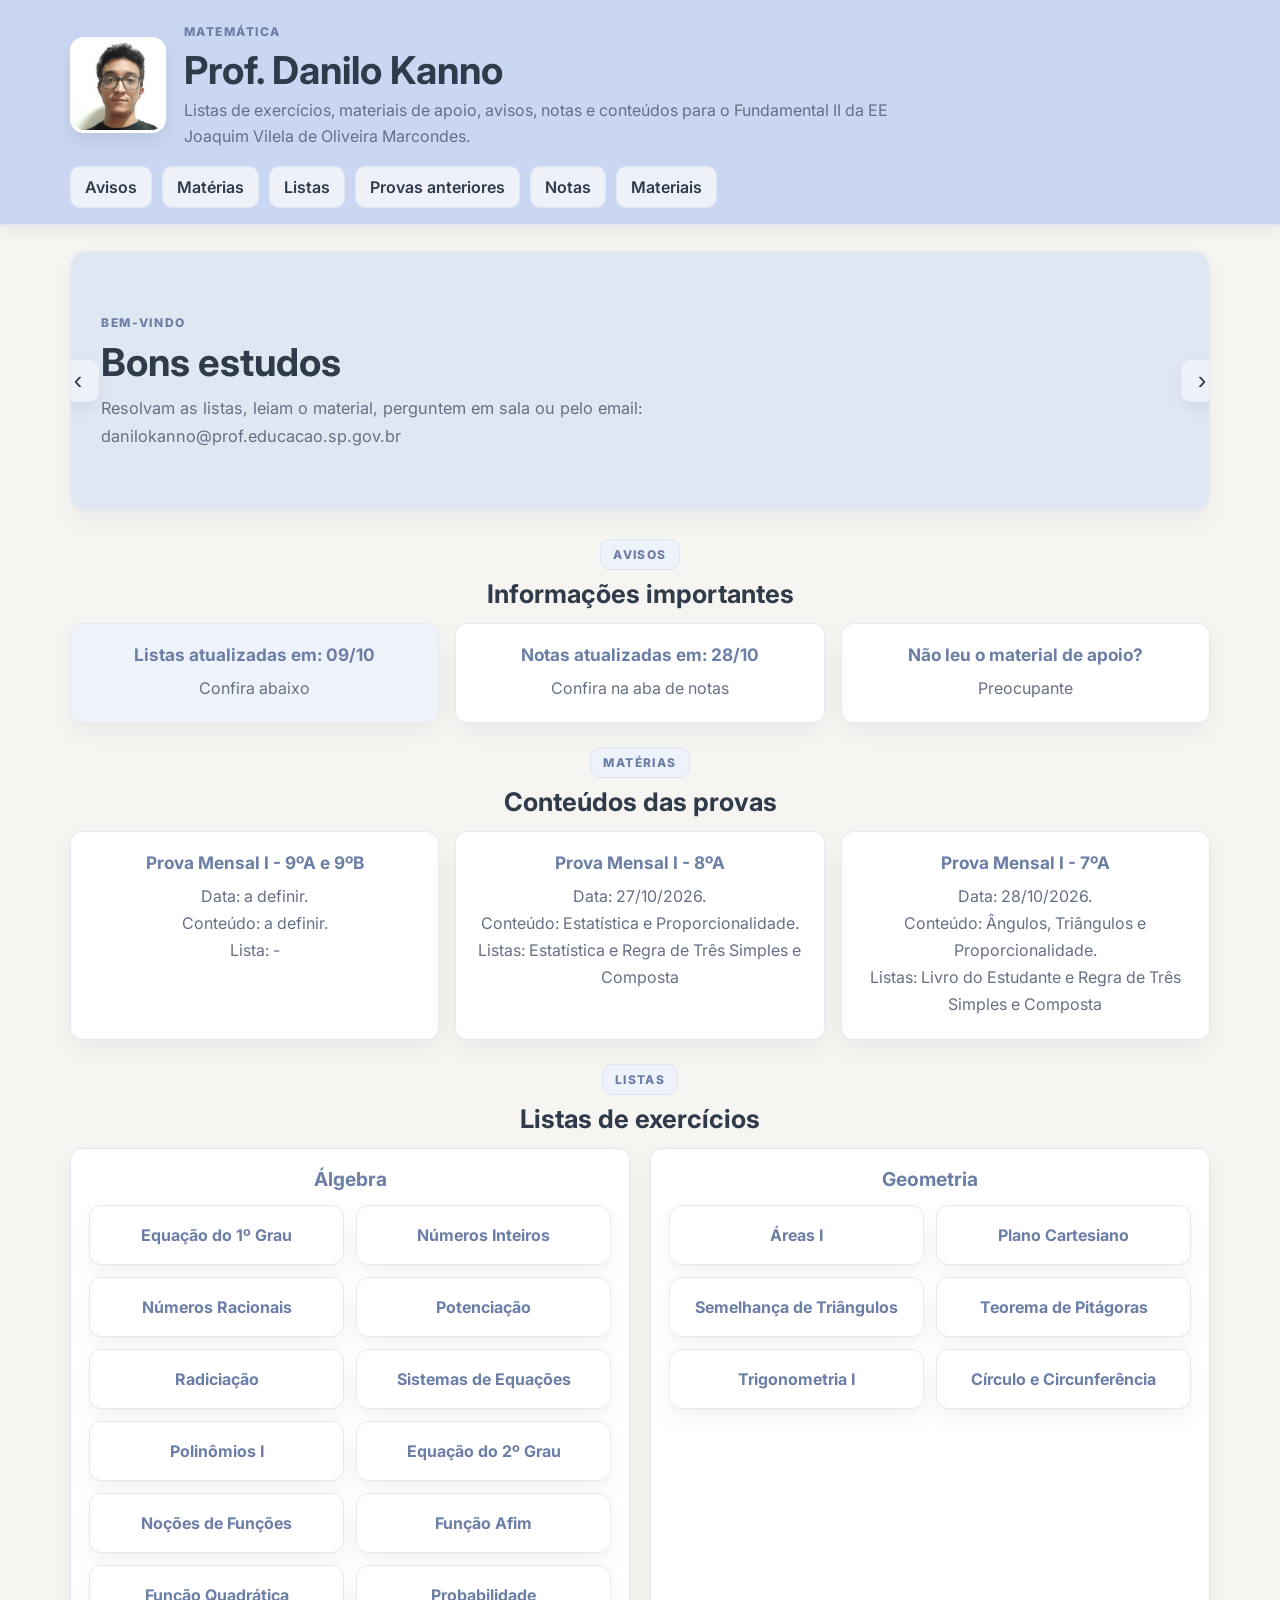
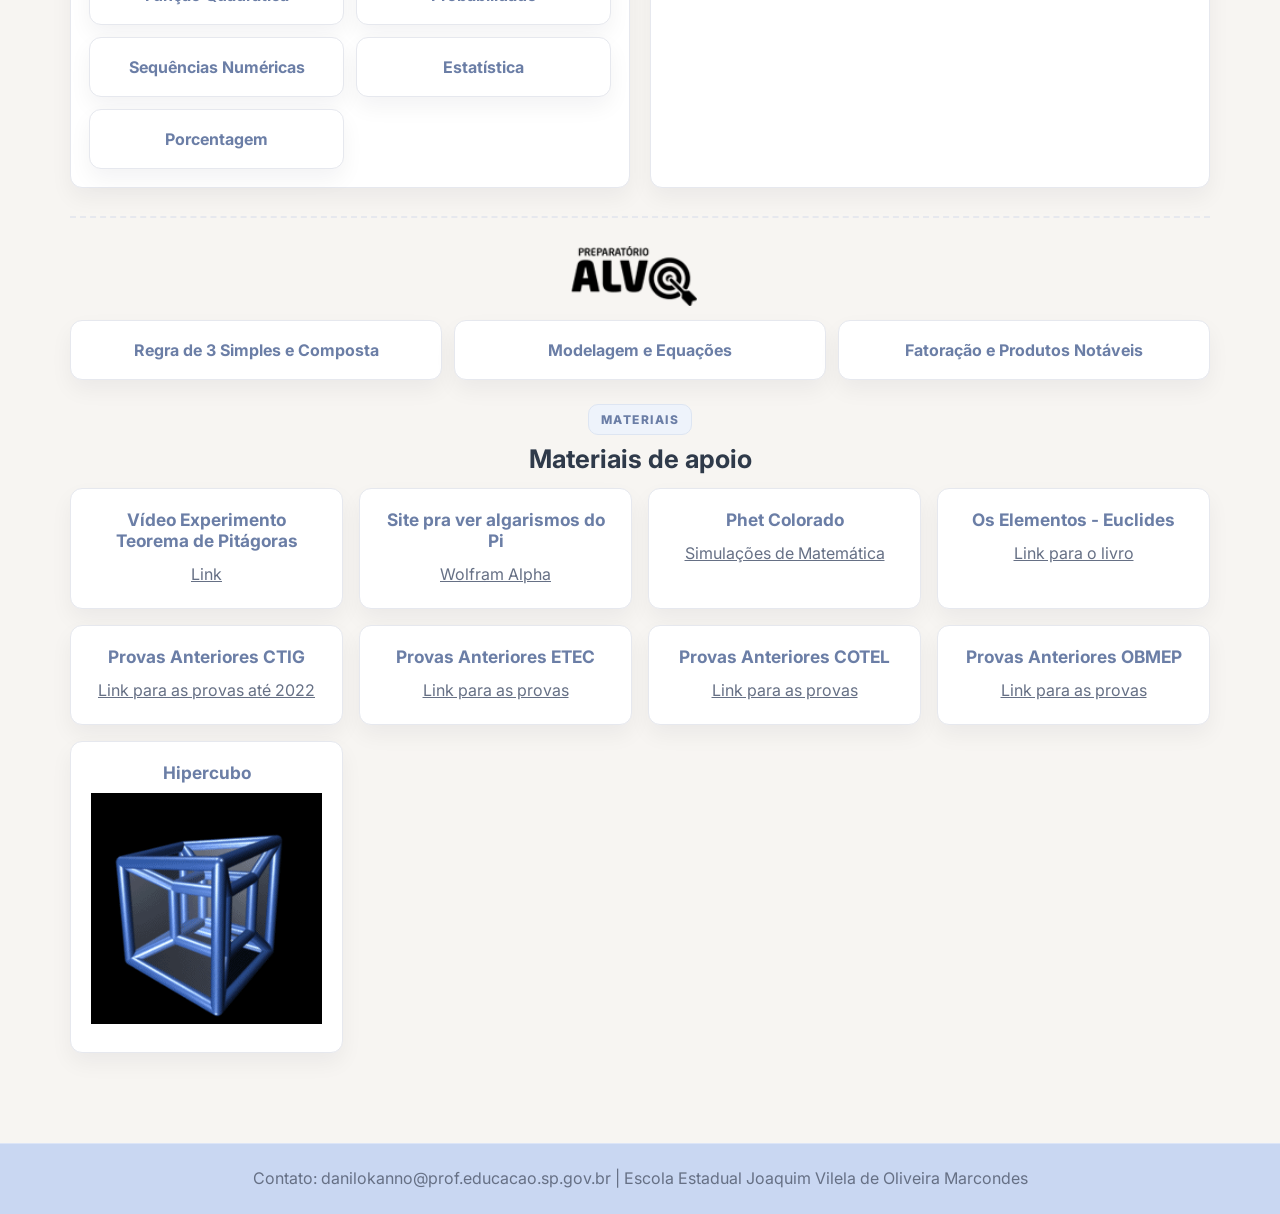
<file: index.html>
<!DOCTYPE html>
<html lang="pt-BR">
<head>
  <meta charset="UTF-8" />
  <meta name="viewport" content="width=device-width, initial-scale=1.0" />
  <title>Prof. Danilo Kanno - Matemática</title>
  <link rel="preconnect" href="https://fonts.googleapis.com">
  <link rel="preconnect" href="https://fonts.gstatic.com" crossorigin>
  <link href="https://fonts.googleapis.com/css2?family=Inter:wght@400;500;600;700;800&display=swap" rel="stylesheet">
  <link rel="stylesheet" href="css/style.css" />
</head>

<!-- Google tag (gtag.js) -->
<script async src="https://www.googletagmanager.com/gtag/js?id=G-RP2ZY6Y26R"></script>
<script>
  window.dataLayer = window.dataLayer || [];
  function gtag(){dataLayer.push(arguments);}
  gtag('js', new Date());

  gtag('config', 'G-RP2ZY6Y26R');
</script>

<body>
  <header class="topo">
    <div class="topo-inner">
      <div class="perfil">
        <img src="imagens/foto-professor.jpg" alt="Foto do Professor Danilo Kanno" class="foto-perfil">
        <div class="perfil-texto">
          <span class="tag">Matemática</span>
          <h1>Prof. Danilo Kanno</h1>
          <p>Listas de exercícios, materiais de apoio, avisos, notas e conteúdos para o Fundamental II da EE Joaquim Vilela de Oliveira Marcondes.</p>
        </div>
      </div>

      <nav class="menu">
        <a href="#avisos">Avisos</a>
        <a href="#provas">Matérias</a>
        <a href="#listas">Listas</a>
        <a href="provas.html">Provas anteriores</a>
        <a href="notas.html">Notas</a>
        <a href="#materiais">Materiais</a>
      </nav>
    </div>
  </header>

  <main class="container">
    <section class="hero">
      <div class="hero-slide active">
        <div>
          <span class="hero-kicker">Bem-vindo</span>
          <h2>Bons estudos</h2>
          <p>Resolvam as listas, leiam o material, perguntem em sala ou pelo email: danilokanno@prof.educacao.sp.gov.br</p>
        </div>
      </div>

      <div class="hero-slide">
        <div>
          <span class="hero-kicker">Avisos</span>
          <h2>Provas anteriores atualizadas</h2>
          <p>Confira na página "provas anteriores"</p>
        </div>
      </div>

      <div class="hero-slide">
        <div>
          <span class="hero-kicker">Notas</span>
          <h2>Médias finais do segundo bimestre fechadas</h2>
          <p>Confira na aba de notas</p>
        </div>
      </div>

      <button class="hero-btn hero-btn-prev" id="prevSlide" aria-label="Slide anterior">‹</button>
      <button class="hero-btn hero-btn-next" id="nextSlide" aria-label="Próximo slide">›</button>
    </section>

    <section id="avisos" class="secao">
      <div class="secao-cabecalho">
        <span class="tag secao-tag">Avisos</span>
        <h2>Informações importantes</h2>
      </div>

      <div class="grid-cards">
        <article class="card destaque">
          <h3>Listas atualizadas em: 09/10</h3>
          <p>Confira abaixo</p>
        </article>

        <article class="card">
          <h3>Notas atualizadas em: 28/10</h3>
          <p>Confira na aba de notas</p>
        </article>
        
        <article class="card">
          <h3>Não leu o material de apoio?</h3>
          <p>Preocupante</p>
        </article>
      </div>
    </section>

    
    <section id="provas" class="secao">
      <div class="secao-cabecalho">
        <span class="tag secao-tag">Matérias</span>
        <h2>Conteúdos das provas</h2>
      </div>

      <div class="grid-cards">
        <article class="card">
          <h3>Prova Mensal I - 9ºA e 9ºB</h3>
          <p>Data: a definir.</p>
          <p>Conteúdo: a definir.</p>
          <p>Lista: - </p>
        </article>

        <article class="card">
          <h3>Prova Mensal I - 8ºA</h3>
          <p>Data: 27/10/2026.</p>
          <p>Conteúdo: Estatística e Proporcionalidade.</p>
          <p>Listas: Estatística e Regra de Três Simples e Composta</p>
        </article>

        <article class="card">
          <h3>Prova Mensal I - 7ºA</h3>
          <p>Data: 28/10/2026.</p>
          <p>Conteúdo: Ângulos, Triângulos e Proporcionalidade.</p>
          <p>Listas: Livro do Estudante e Regra de Três Simples e Composta</p>
        </article>
      </div>
    </section>

    <section id="listas" class="secao">
  <div class="secao-cabecalho">
    <span class="tag secao-tag">Listas</span>
    <h2>Listas de exercícios</h2>
  </div>

  <div class="listas-duas-colunas">
    <div class="lista-coluna">
      <h3>Álgebra</h3>
      <div class="grid-listas">
        <a class="lista-item" href="Listas/Equação_do_1º_Grau.pdf" target="_blank">Equação do 1º Grau</a>
        <a class="lista-item" href="Listas/Números_Inteiros.pdf" target="_blank">Números Inteiros</a>
        <a class="lista-item" href="Listas/Números_Racionais2.pdf" target="_blank">Números Racionais</a>
        <a class="lista-item" href="Listas/Potenciação.pdf" target="_blank">Potenciação</a>
        <a class="lista-item" href="Listas/Radiciação.pdf" target="_blank">Radiciação</a>
        <a class="lista-item" href="Listas/Sistemas_de_Equações.pdf" target="_blank">Sistemas de Equações</a>
        <a class="lista-item" href="Listas/Polinômios___I.pdf" target="_blank">Polinômios I</a>
        <a class="lista-item" href="Listas/Equação_do_2º_Grau.pdf" target="_blank">Equação do 2º Grau</a>
        <a class="lista-item" href="Listas/Noções_de_Funções.pdf" target="_blank">Noções de Funções</a>
        <a class="lista-item" href="Listas/Função_Afim.pdf" target="_blank">Função Afim</a>
        <a class="lista-item" href="Listas/Função_Quadrática.pdf" target="_blank">Função Quadrática</a>
        <a class="lista-item" href="Listas/Probabilidade.pdf" target="_blank">Probabilidade</a>
        <a class="lista-item" href="Listas/Sequências_Numéricas.pdf" target="_blank">Sequências Numéricas</a>
        <a class="lista-item" href="Listas/Estatística.pdf" target="_blank">Estatística</a>
        <a class="lista-item" href="Listas/Porcentagem.pdf" target="_blank">Porcentagem</a>
        
      </div>
    </div>

    <div class="lista-coluna">
      <h3>Geometria</h3>
      <div class="grid-listas">
        <a class="lista-item" href="Listas/Áreas_I.pdf" target="_blank">Áreas I</a>
        <a class="lista-item" href="Listas/Plano_Cartesiano.pdf" target="_blank">Plano Cartesiano</a>
        <a class="lista-item" href="Listas/Semelhança_de_Triângulos.pdf" target="_blank">Semelhança de Triângulos</a>
        <a class="lista-item" href="Listas/Teorema_de_Pitágoras.pdf" target="_blank">Teorema de Pitágoras</a>
        <a class="lista-item" href="Listas/Trigonometria_I.pdf" target="_blank">Trigonometria I</a>
        <a class="lista-item" href="Listas/Círculo_e_Circunferência.pdf" target="_blank">Círculo e Circunferência</a>
      </div>
    </div>
  </div>

  <!-- Divisória -->
  <hr class="listas-divisoria">

  <!-- Curso Alvo -->
  <div class="listas-grupo">
    <div class="listas-alvo-header">
      <img src="imagens/logoalvo.png" alt="Curso Alvo" class="logo-alvo-mini">
      <h3 class="listas-subtitulo"></h3>
    </div>
    <div class="grid-listas">
      <a class="lista-item" href="curso-alvo/Alvo___Regra_de_3.pdf" target="_blank">Regra de 3 Simples e Composta</a>
      <a class="lista-item" href="curso-alvo/Alvo___Modelagem_e_Equações.pdf" target="_blank">Modelagem e Equações</a>
      <a class="lista-item" href="curso-alvo/Alvo___Fatoração_e_Produtos_Notáveis.pdf" target="_blank">Fatoração e Produtos Notáveis</a>
    </div>
  </div>
</section>

    <section id="materiais" class="secao">
      <div class="secao-cabecalho">
        <span class="tag secao-tag">Materiais</span>
        <h2>Materiais de apoio</h2>
      </div>

      <div class="grid-cards">
        <article class="card">
          <h3>Vídeo Experimento Teorema de Pitágoras </h3>
          <p><a href="https://www.youtube.com/shorts/ldawX7qFbr4" target="_blank">Link</a></p>
        </article>

        <article class="card">
          <h3>Site pra ver algarismos do Pi</h3>
          <p><a href="https://www.wolframalpha.com" target="_blank">Wolfram Alpha</a></p>
        </article>

        <article class="card">
          <h3>Phet Colorado</h3>
          <p><a href="https://phet.colorado.edu/pt_BR/simulations/filter?subjects=math-and-statistics&type=html" taget="blank">Simulações de Matemática</a></p>
        </article>

        <article class="card">
          <h3>Os Elementos - Euclides</h3>
          <p><a href="https://eadcampus.spo.ifsp.edu.br/pluginfile.php/989009/mod_resource/content/0/OsElementos-Euclides.pdf" taget="blank">Link para o livro</a></p>
        </article>
        
        <article class="card">
          <h3>Provas Anteriores CTIG</h3>
          <p><a href="https://www.feg.unesp.br/#!/colegio-tecnico-novo/vestibulinho-2013/provas-anteriores/" taget="blank">Link para as provas até 2022</a></p>
        </article>

        <article class="card">
          <h3>Provas Anteriores ETEC</h3>
          <p><a href="https://cursinhoparaetec.com.br/provas-e-gabaritos/" taget="blank">Link para as provas</a></p>
        </article>

        <article class="card">
          <h3>Provas Anteriores COTEL</h3>
          <p><a href="https://cotel.eel.usp.br/processo-seletivo/provas-gabaritos-anteriores" taget="blank">Link para as provas</a></p>
        </article>

        <article class="card">
          <h3>Provas Anteriores OBMEP</h3>
          <p><a href="http://www.obmep.org.br/provas.htm" taget="blank">Link para as provas</a></p>
        </article>

        <article class="card">
          <h3>Hipercubo</h3>
          <p><img src="imagens/hipercube.gif" class="imagem-responsiva" alt="Hipercubo"></p>
        </article>
      </div>
    </section>
  </main>

  <footer class="rodape">
    <p>Contato: danilokanno@prof.educacao.sp.gov.br | Escola Estadual Joaquim Vilela de Oliveira Marcondes</p>
  </footer>

  <script src="js/script.js"></script>
</body>
</html>
</file>
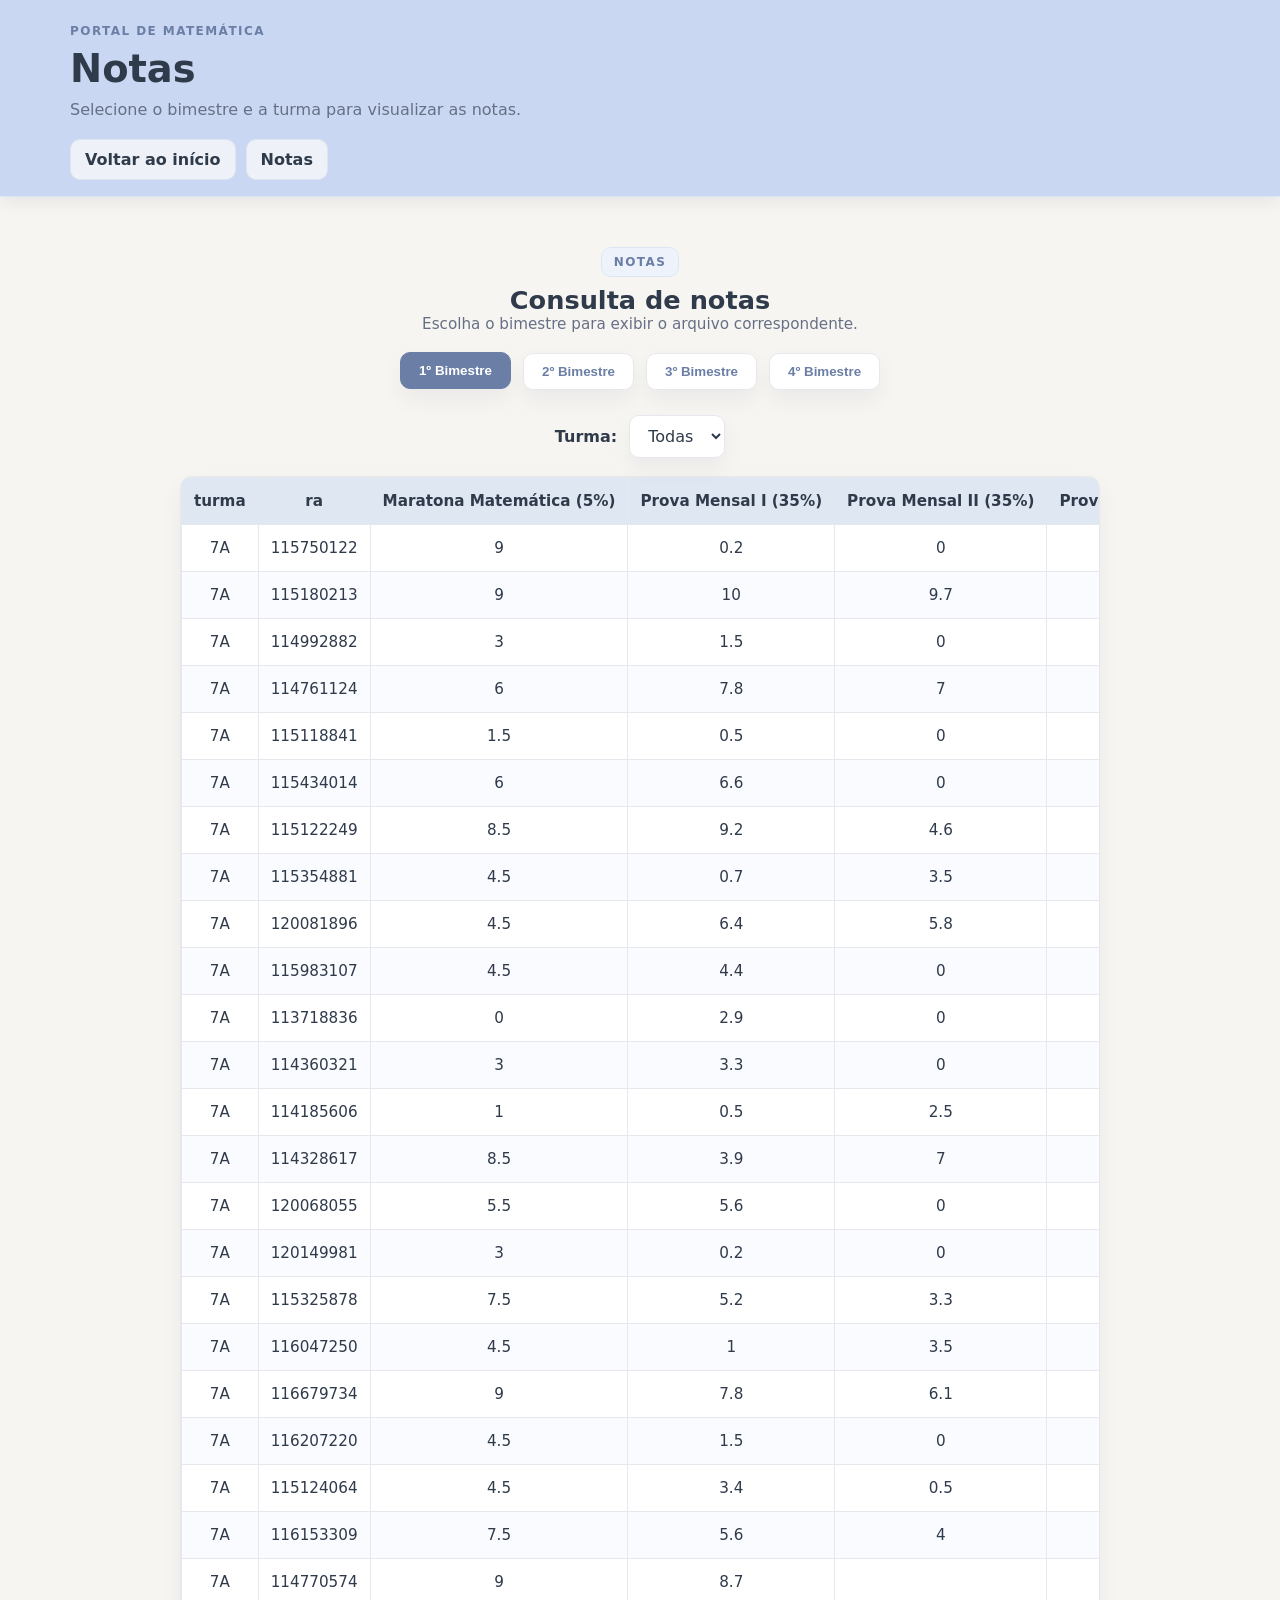
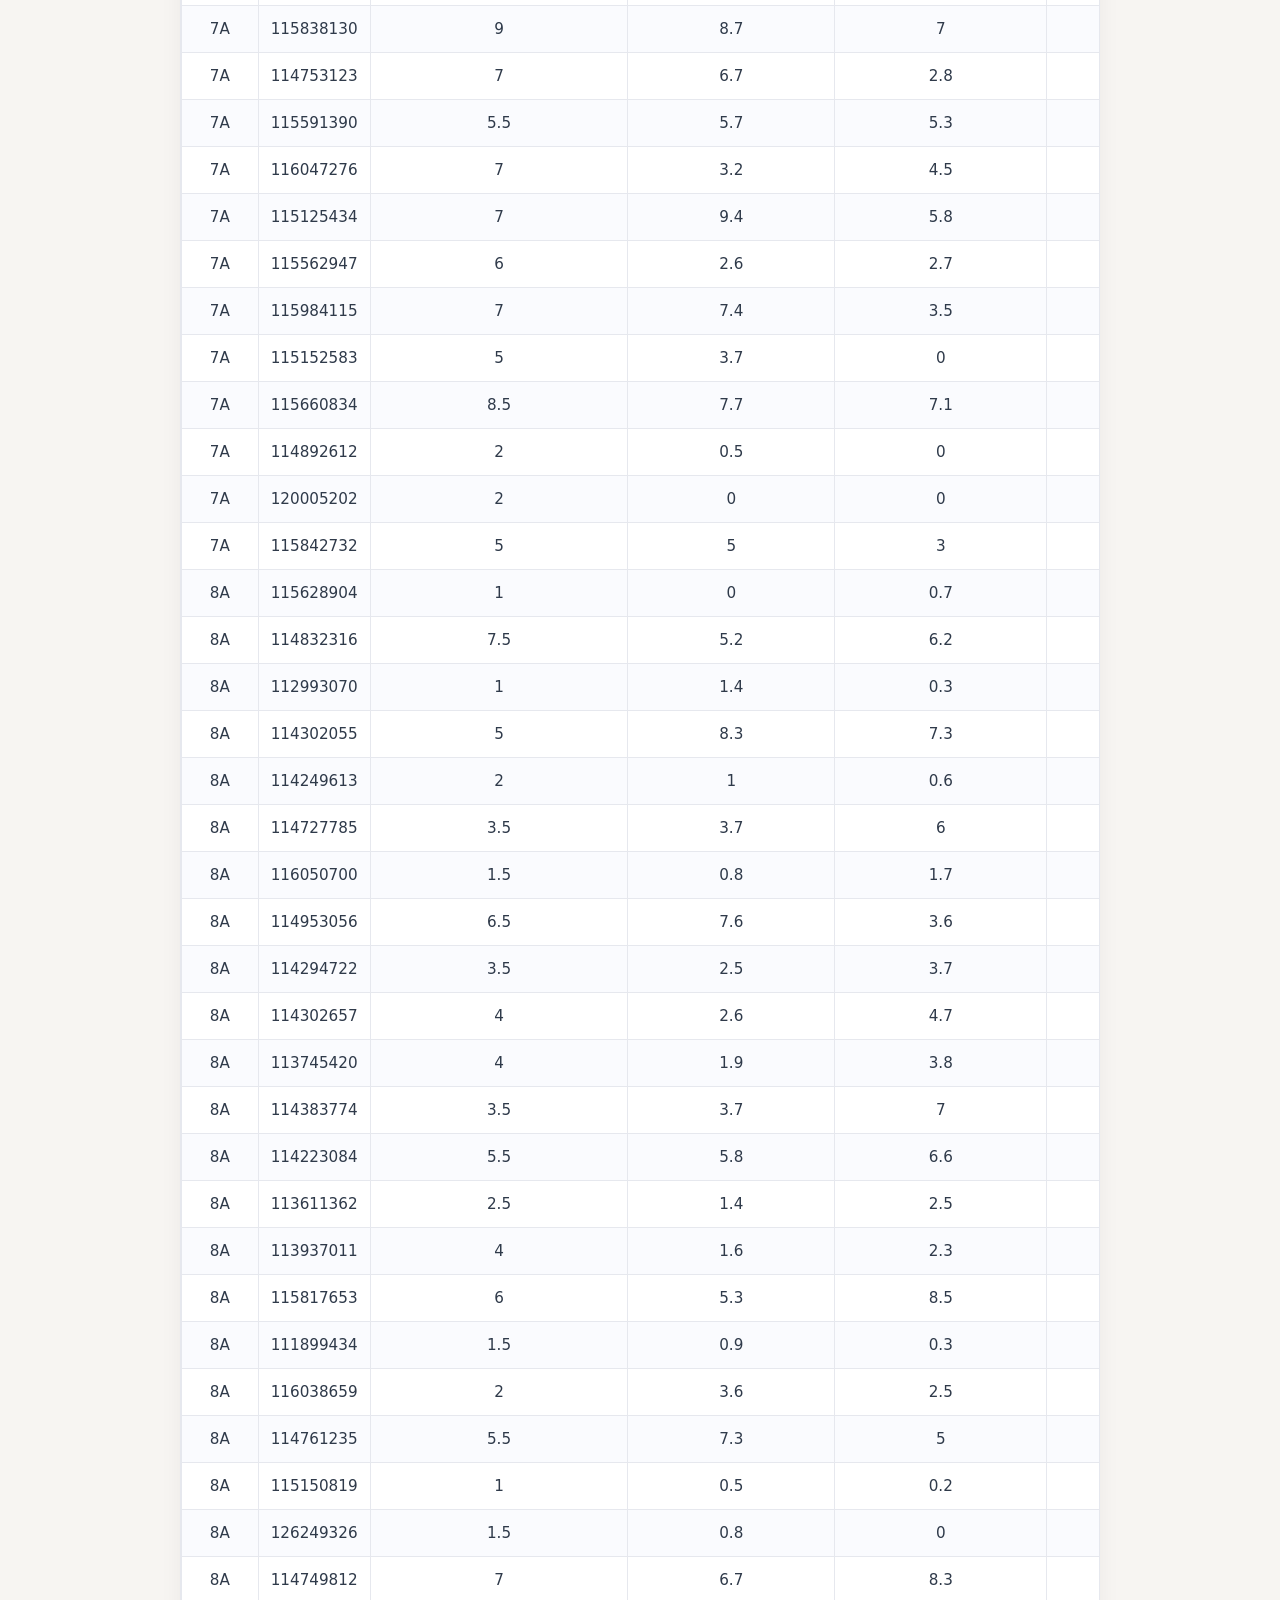
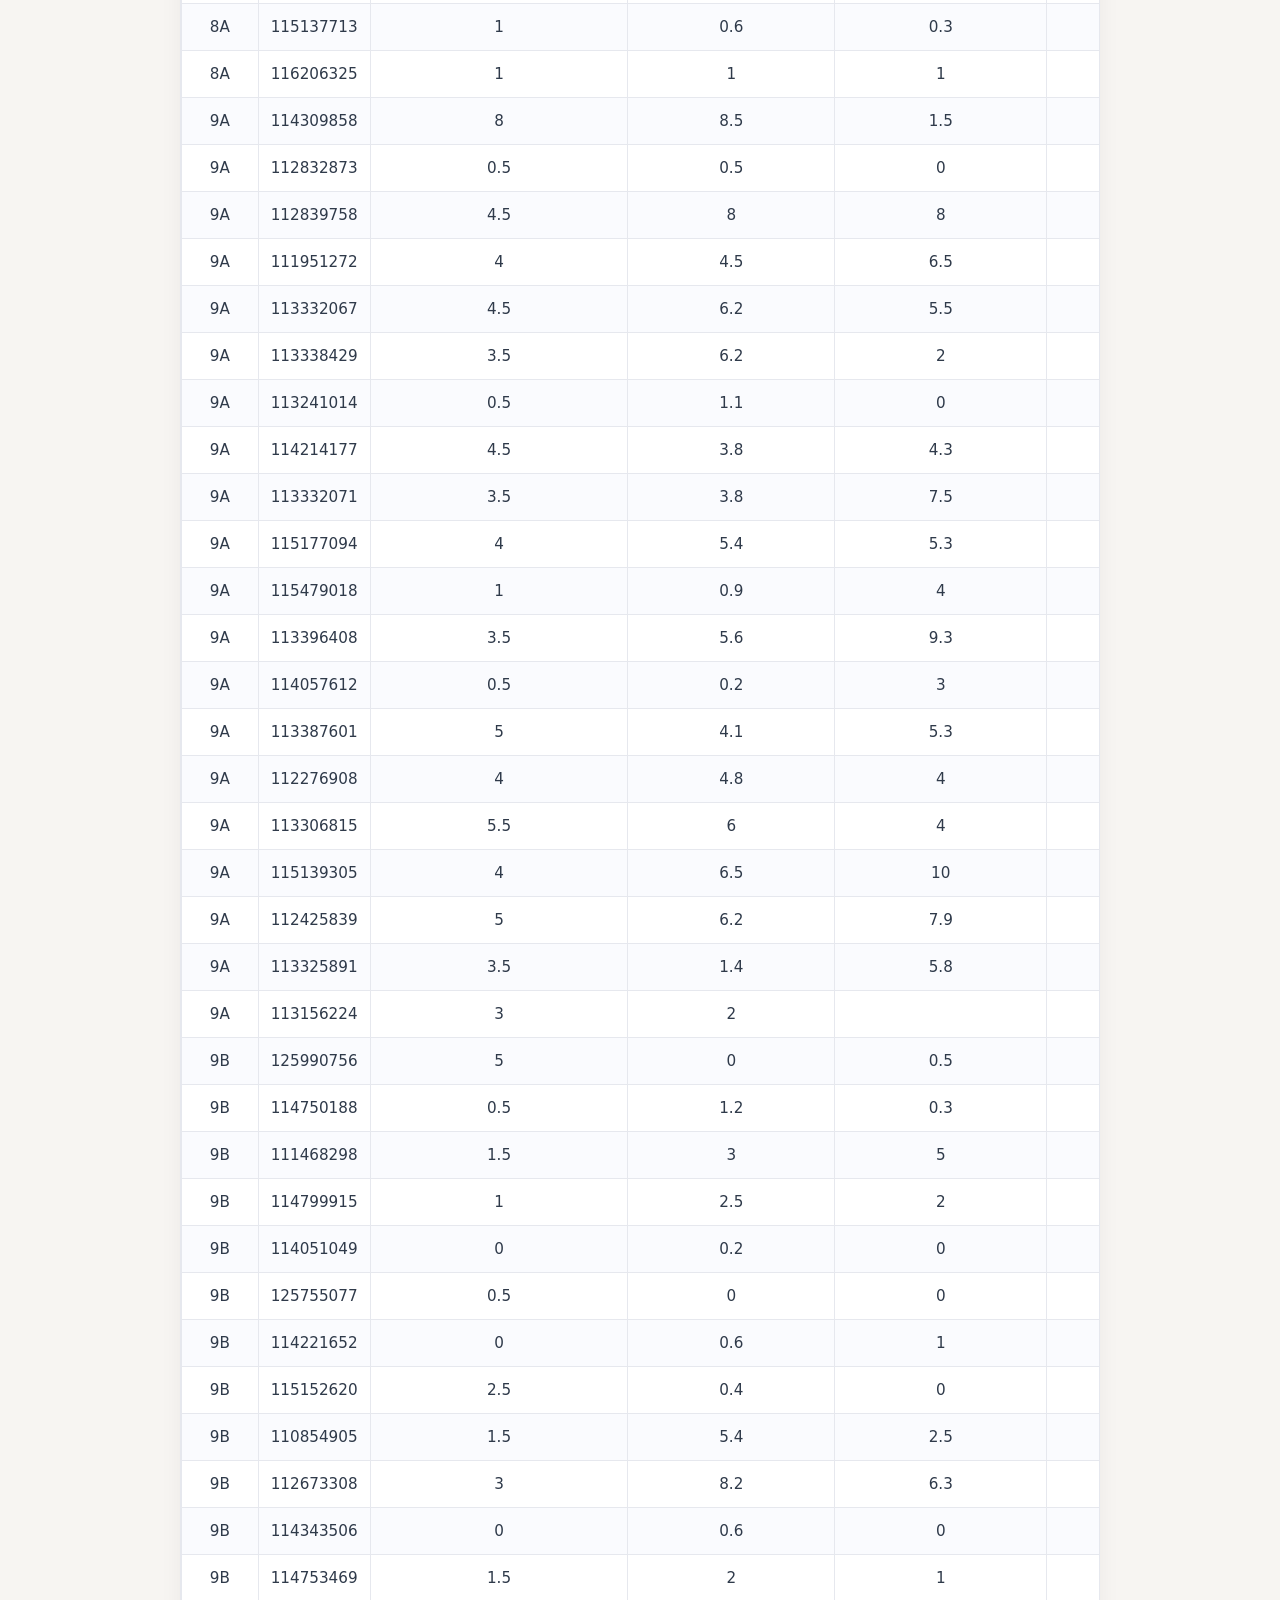
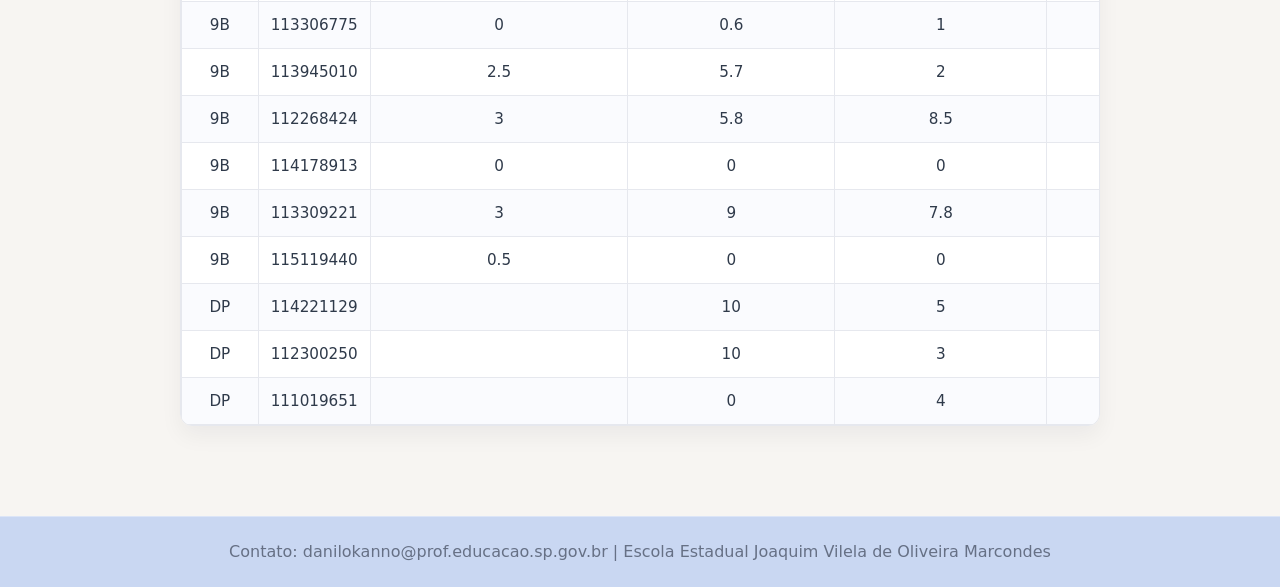
<file: notas.html>
<!DOCTYPE html>
<html lang="pt-BR">
<head>
    <meta charset="UTF-8">
    <meta name="viewport" content="width=device-width, initial-scale=1.0">
    <title>Notas - Prof. Danilo Kanno</title>
    <link rel="stylesheet" href="css/style.css">
</head>

<body>
<header class="topo">
    <div class="topo-inner">
        <div class="perfil">
            <div class="perfil-texto">
                <span class="tag">Portal de Matemática</span>
                <h1>Notas</h1>
                <p>Selecione o bimestre e a turma para visualizar as notas.</p>
            </div>
        </div>
        <nav class="menu">
            <a href="index.html">Voltar ao início</a>
            <a href="notas.html">Notas</a>

        </nav>
    </div>
</header>

<main class="container container-full">

    <section class="secao">
        <div class="secao-cabecalho">
            <span class="tag secao-tag">Notas</span>
            <h2>Consulta de notas</h2>
            <p>Escolha o bimestre para exibir o arquivo correspondente.</p>
        </div>

        <!-- Abas -->
        <div class="tabela-controle" style="margin-bottom: 25px;">
            <button class="tab-btn active" data-csv="notas-1bim.csv">1º Bimestre</button>
            <button class="tab-btn" data-csv="notas-2bim.csv">2º Bimestre</button>
            <button class="tab-btn" data-csv="notas-3bim.csv">3º Bimestre</button>
            <button class="tab-btn" data-csv="notas-4bim.csv">4º Bimestre</button>
        </div>

        <!-- Filtro de Turma -->
        <div class="tabela-controle">
            <label for="turmaSelecionada">Turma:</label>
            <select id="turmaSelecionada">
                <option value="">Todas</option>
            </select>
        </div>

        <!-- Tabela -->
        <div class="tabela-wrapper">
            <table class="tabela-notas">
                <thead id="cabecalhoNotas">
                    <tr><th>Carregando...</th></tr>
                </thead>
                <tbody id="corpoTabelaNotas"></tbody>
            </table>
        </div>
    </section>

</main>

<footer class="rodape">
    <p>Contato: danilokanno@prof.educacao.sp.gov.br | Escola Estadual Joaquim Vilela de Oliveira Marcondes</p>
</footer>

<script src="js/notas-script.js"></script>

</body>
</html>
</file>
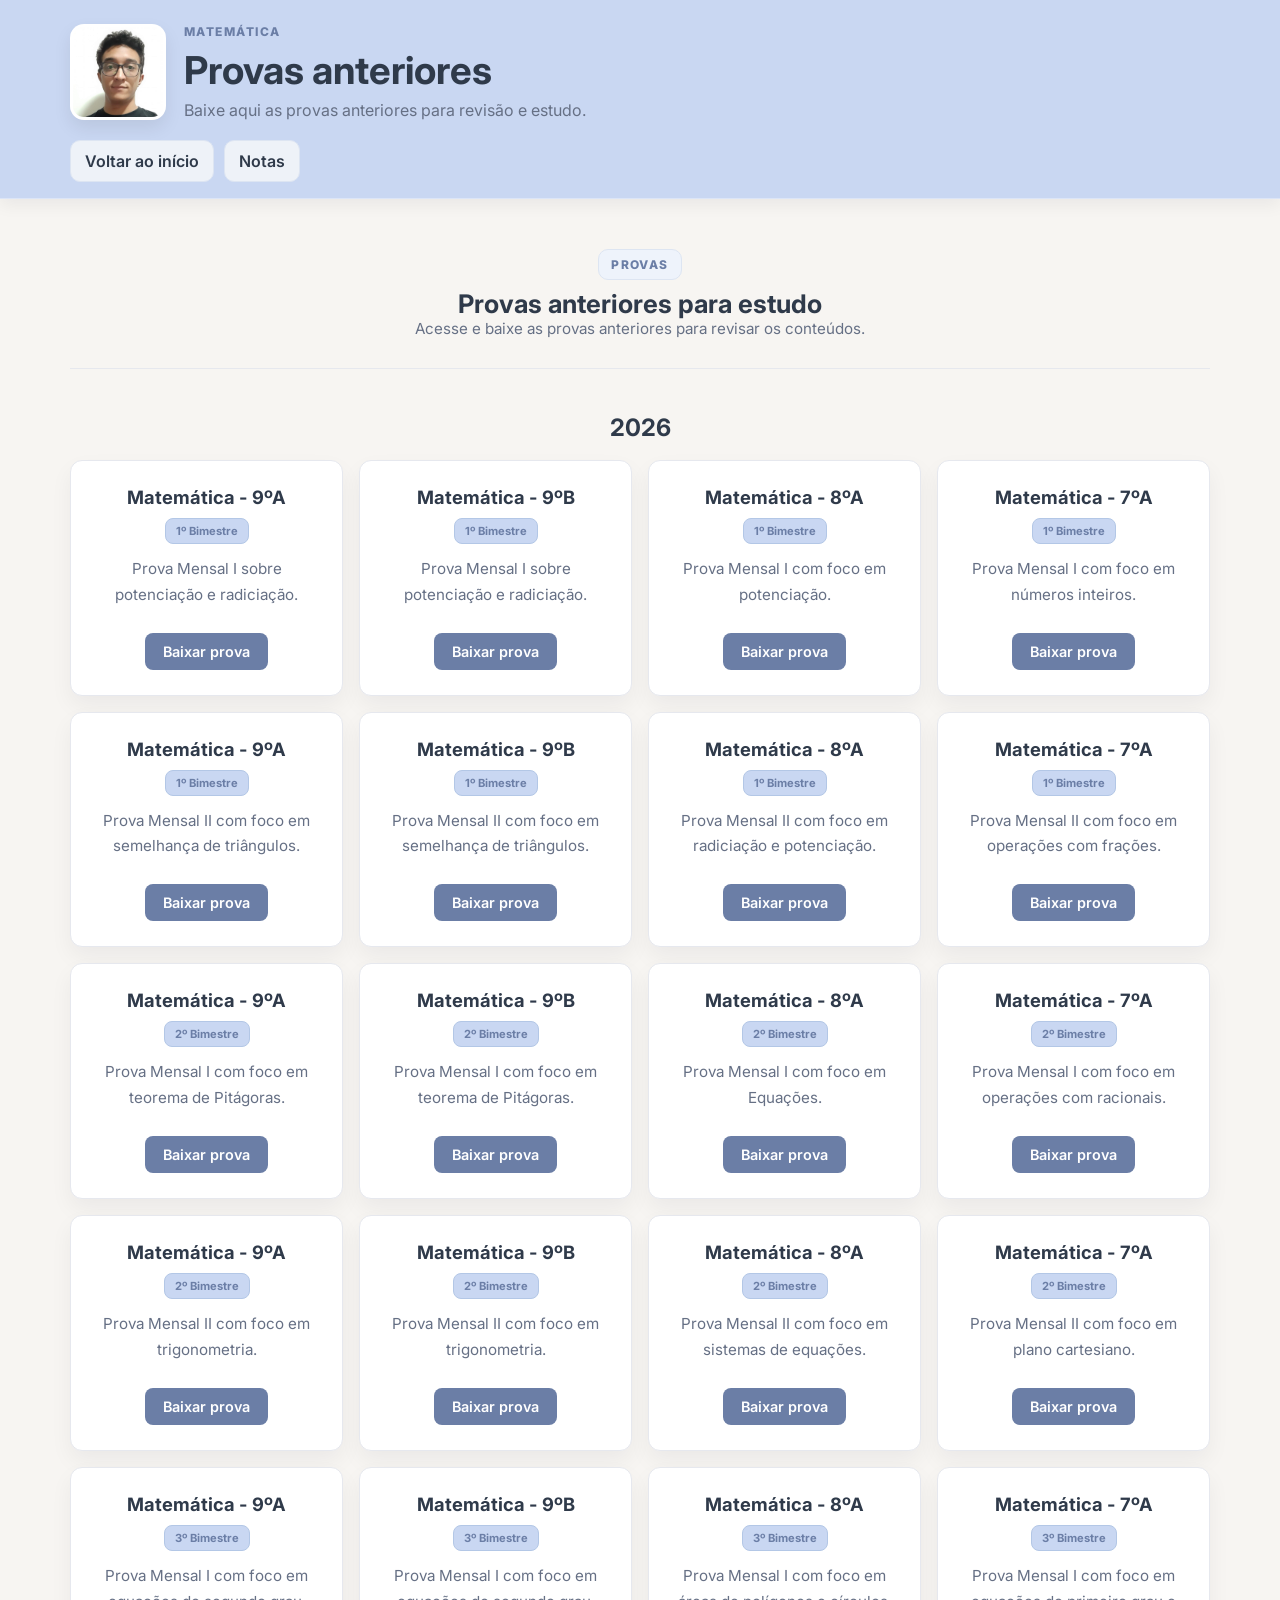
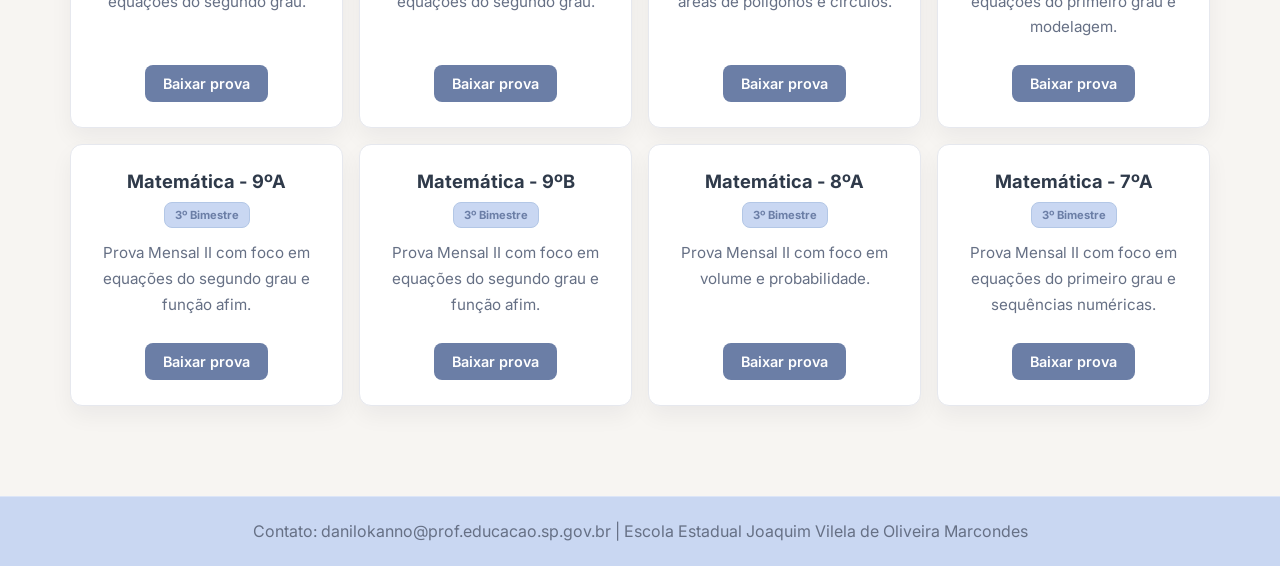
<file: provas.html>
<!DOCTYPE html>
<html lang="pt-BR">
<head>
  <meta charset="UTF-8" />
  <meta name="viewport" content="width=device-width, initial-scale=1.0" />
  <title>Provas Anteriores - Prof. Danilo Kanno</title>
  <link rel="preconnect" href="https://fonts.googleapis.com">
  <link rel="preconnect" href="https://fonts.gstatic.com" crossorigin>
  <link href="https://fonts.googleapis.com/css2?family=Inter:wght@400;500;600;700;800&display=swap" rel="stylesheet">
  <link rel="stylesheet" href="css/style.css" />
</head>
<body>
  <header class="topo">
    <div class="topo-inner">
      <div class="perfil">
        <img src="imagens/foto-professor.jpg" alt="Foto do Professor Danilo Kanno" class="foto-perfil">
        <div class="perfil-texto">
          <span class="tag">Matemática</span>
          <h1>Provas anteriores</h1>
          <p>Baixe aqui as provas anteriores para revisão e estudo.</p>
        </div>
      </div>

      <nav class="menu">
        <a href="index.html">Voltar ao início</a>
        <a href="notas.html">Notas</a>
      </nav>
    </div>
  </header>

  <main class="container">
    <section class="secao">
      <div class="secao-cabecalho">
        <span class="tag secao-tag">Provas</span>
        <h2>Provas anteriores para estudo</h2>
        <p>Acesse e baixe as provas anteriores para revisar os conteúdos.</p>
      </div>

      <div class="ano-provas">
        <h3>2026</h3>
        <div class="grid-cards">
          <article class="card prova-card">
            <h4>Matemática - 9ºA</h4>
            <span class="tag-bimestre">1º Bimestre</span>
            <p>Prova Mensal I sobre potenciação e radiciação.</p>
            <a href="provas/1BIM___MATEMÁTICA___MENSAL_I___9ºA.pdf" class="btn-download" target="_blank">Baixar prova</a>
          </article>

          <article class="card prova-card">
            <h4>Matemática - 9ºB</h4>
            <span class="tag-bimestre">1º Bimestre</span>
            <p>Prova Mensal I sobre potenciação e radiciação.</p>
            <a href="provas/1BIM___MATEMÁTICA___MENSAL_I___9ºB.pdf" class="btn-download" target="_blank">Baixar prova</a>
          </article>

          <article class="card prova-card">
            <h4>Matemática - 8ºA</h4>
            <span class="tag-bimestre">1º Bimestre</span>
            <p>Prova Mensal I com foco em potenciação.</p>
            <a href="provas/1BIM___MATEMÁTICA___MENSAL_I___8ºA.pdf" class="btn-download" target="_blank">Baixar prova</a>
          </article>

          <article class="card prova-card">
            <h4>Matemática - 7ºA</h4>
            <span class="tag-bimestre">1º Bimestre</span>
            <p>Prova Mensal I com foco em números inteiros.</p>
            <a href="provas/1BIM___MATEMÁTICA___MENSAL_I___7ºA.pdf" class="btn-download" target="_blank">Baixar prova</a>
          </article>

          <article class="card prova-card">
            <h4>Matemática - 9ºA</h4>
            <span class="tag-bimestre">1º Bimestre</span>
            <p>Prova Mensal II com foco em semelhança de triângulos.</p>
            <a href="provas/1BIM___MATEMÁTICA___MENSAL_II___9ºA.pdf" class="btn-download" target="_blank">Baixar prova</a>
          </article>

          <article class="card prova-card">
            <h4>Matemática - 9ºB</h4>
            <span class="tag-bimestre">1º Bimestre</span>
            <p>Prova Mensal II com foco em semelhança de triângulos.</p>
            <a href="provas/1BIM___MATEMÁTICA___MENSAL_II___9ºB.pdf" class="btn-download" target="_blank">Baixar prova</a>
          </article>          

          <article class="card prova-card">
            <h4>Matemática - 8ºA</h4>
            <span class="tag-bimestre">1º Bimestre</span>
            <p>Prova Mensal II com foco em radiciação e potenciação.</p>
            <a href="provas/1BIM___MATEMÁTICA___MENSAL_II___8ºA.pdf" class="btn-download" target="_blank">Baixar prova</a>
          </article>

          <article class="card prova-card">
            <h4>Matemática - 7ºA</h4>
            <span class="tag-bimestre">1º Bimestre</span>
            <p>Prova Mensal II com foco em operações com frações.</p>
            <a href="provas/1BIM___MATEMÁTICA___MENSAL_II___7ºA.pdf" class="btn-download" target="_blank">Baixar prova</a>
          </article>

          <article class="card prova-card">
            <h4>Matemática - 9ºA</h4>
            <span class="tag-bimestre">2º Bimestre</span>
            <p>Prova Mensal I com foco em teorema de Pitágoras.</p>
            <a href="provas/2BIM___MATEMÁTICA___MENSAL_I___9ºA.pdf" class="btn-download" target="_blank">Baixar prova</a>
          </article>

          <article class="card prova-card">
            <h4>Matemática - 9ºB</h4>
            <span class="tag-bimestre">2º Bimestre</span>
            <p>Prova Mensal I com foco em teorema de Pitágoras.</p>
            <a href="provas/2BIM___MATEMÁTICA___MENSAL_I___9ºB.pdf" class="btn-download" target="_blank">Baixar prova</a>
          </article>

          <article class="card prova-card">
            <h4>Matemática - 8ºA</h4>
            <span class="tag-bimestre">2º Bimestre</span>
            <p>Prova Mensal I com foco em Equações.</p>
            <a href="provas/2BIM___MATEMÁTICA___MENSAL_I___8ºA.pdf" class="btn-download" target="_blank">Baixar prova</a>
          </article>

          <article class="card prova-card">
            <h4>Matemática - 7ºA</h4>
            <span class="tag-bimestre">2º Bimestre</span>
            <p>Prova Mensal I com foco em operações com racionais.</p>
            <a href="provas/2BIM___MATEMÁTICA___MENSAL_I___7ºA.pdf" class="btn-download" target="_blank">Baixar prova</a>
          </article>
          
          <article class="card prova-card">
            <h4>Matemática - 9ºA</h4>
            <span class="tag-bimestre">2º Bimestre</span>
            <p>Prova Mensal II com foco em trigonometria.</p>
            <a href="provas/2BIM___MATEMÁTICA___MENSAL_II___9ºA.pdf" class="btn-download" target="_blank">Baixar prova</a>
          </article>

          <article class="card prova-card">
            <h4>Matemática - 9ºB</h4>
            <span class="tag-bimestre">2º Bimestre</span>
            <p>Prova Mensal II com foco em trigonometria.</p>
            <a href="provas/2BIM___MATEMÁTICA___MENSAL_II___9ºB.pdf" class="btn-download" target="_blank">Baixar prova</a>
          </article>

          <article class="card prova-card">
            <h4>Matemática - 8ºA</h4>
            <span class="tag-bimestre">2º Bimestre</span>
            <p>Prova Mensal II com foco em sistemas de equações.</p>
            <a href="provas/2BIM___MATEMÁTICA___MENSAL_II___8ºA.pdf" class="btn-download" target="_blank">Baixar prova</a>
          </article>

          <article class="card prova-card">
            <h4>Matemática - 7ºA</h4>
            <span class="tag-bimestre">2º Bimestre</span>
            <p>Prova Mensal II com foco em plano cartesiano.</p>
            <a href="provas/2BIM___MATEMÁTICA___MENSAL_II___7ºA.pdf" class="btn-download" target="_blank">Baixar prova</a>
          </article>

          <article class="card prova-card">
            <h4>Matemática - 9ºA</h4>
            <span class="tag-bimestre">3º Bimestre</span>
            <p>Prova Mensal I com foco em equações do segundo grau.</p>
            <a href="provas/3BIM___MATEMÁTICA___MENSAL_I___9ºA.pdf" class="btn-download" target="_blank">Baixar prova</a>
          </article>

          <article class="card prova-card">
            <h4>Matemática - 9ºB</h4>
            <span class="tag-bimestre">3º Bimestre</span>
            <p>Prova Mensal I com foco em equações do segundo grau.</p>
            <a href="provas/3BIM___MATEMÁTICA___MENSAL_I___9ºB.pdf" class="btn-download" target="_blank">Baixar prova</a>
          </article>

          <article class="card prova-card">
            <h4>Matemática - 8ºA</h4>
            <span class="tag-bimestre">3º Bimestre</span>
            <p>Prova Mensal I com foco em áreas de polígonos e círculos.</p>
            <a href="provas/3BIM___MATEMÁTICA___MENSAL_I___8ºA.pdf" class="btn-download" target="_blank">Baixar prova</a>
          </article>

          <article class="card prova-card">
            <h4>Matemática - 7ºA</h4>
            <span class="tag-bimestre">3º Bimestre</span>
            <p>Prova Mensal I com foco em equações do primeiro grau e modelagem.</p>
            <a href="provas/3BIM___MATEMÁTICA___MENSAL_I___7ºA.pdf" class="btn-download" target="_blank">Baixar prova</a>
          </article>

          <article class="card prova-card">
            <h4>Matemática - 9ºA</h4>
            <span class="tag-bimestre">3º Bimestre</span>
            <p>Prova Mensal II com foco em equações do segundo grau e função afim.</p>
            <a href="provas/3BIM___MATEMÁTICA___MENSAL_II___9ºA.pdf" class="btn-download" target="_blank">Baixar prova</a>
          </article>

          <article class="card prova-card">
            <h4>Matemática - 9ºB</h4>
            <span class="tag-bimestre">3º Bimestre</span>
            <p>Prova Mensal II com foco em equações do segundo grau e função afim.</p>
            <a href="provas/3BIM___MATEMÁTICA___MENSAL_II___9ºB.pdf" class="btn-download" target="_blank">Baixar prova</a>
          </article>

          <article class="card prova-card">
            <h4>Matemática - 8ºA</h4>
            <span class="tag-bimestre">3º Bimestre</span>
            <p>Prova Mensal II com foco em volume e probabilidade.</p>
            <a href="provas/3BIM___MATEMÁTICA___MENSAL_II___8ºA.pdf" class="btn-download" target="_blank">Baixar prova</a>
          </article>

          <article class="card prova-card">
            <h4>Matemática - 7ºA</h4>
            <span class="tag-bimestre">3º Bimestre</span>
            <p>Prova Mensal II com foco em equações do primeiro grau e sequências numéricas.</p>
            <a href="provas/3BIM___MATEMÁTICA___MENSAL_II___7ºA.pdf" class="btn-download" target="_blank">Baixar prova</a>
          </article>
        </div>
      </div>
    </section>
  </main>

  <footer class="rodape">
    <p>Contato: danilokanno@prof.educacao.sp.gov.br | Escola Estadual Joaquim Vilela de Oliveira Marcondes</p>
  </footer>
</body>
</html>
</file>
<file: css/style.css>
:root{
  --bg:#f7f5f2;
  --surface:#ffffff;
  --surface-2:#eef3fb;
  --text:#2f3a4a;
  --muted:#667085;
  --primary:#c9d7f2;
  --primary-2:#dfe7f3;
  --primary-strong:#6b7ea6;
  --line:#e6e8ee;
  --shadow:0 10px 22px rgba(15, 23, 42, .05);
  --radius:12px;
}

*{
  box-sizing:border-box;
}

html{
  scroll-behavior:smooth;
}

body{
  margin:0;
  font-family:'Inter',system-ui,-apple-system,BlinkMacSystemFont,'Segoe UI',sans-serif;
  background:var(--bg);
  color:var(--text);
}

a{
  color:inherit;
}

.topo{
  background:var(--primary);
  color:var(--text);
  position:sticky;
  top:0;
  z-index:10;
  box-shadow:0 6px 16px rgba(15,23,42,.06);
  border-bottom:1px solid rgba(255,255,255,.35);
}

.topo-inner{
  max-width:1180px;
  margin:0 auto;
  padding:20px 20px 16px;
}

.perfil{
  display:flex;
  align-items:center;
  gap:18px;
  flex-wrap:wrap;
}

.foto-perfil{
  width:96px;
  height:96px;
  border-radius:14px;
  object-fit:cover;
  border:3px solid rgba(255,255,255,.9);
  background:#fff;
  box-shadow:0 8px 18px rgba(0,0,0,.08);
}

.perfil-texto{
  max-width:760px;
}

.tag{
  display:inline-flex;
  align-items:center;
  gap:8px;
  font-size:.75rem;
  font-weight:800;
  letter-spacing:.12em;
  text-transform:uppercase;
  color:var(--primary-strong);
}

.perfil h1{
  margin:10px 0 8px;
  font-size:clamp(1.9rem, 3vw, 2.8rem);
  line-height:1.05;
  color:var(--text);
}

.perfil p{
  margin:0;
  color:var(--muted);
  font-size:1rem;
  line-height:1.6;
}

.menu{
  margin-top:16px;
  display:flex;
  flex-wrap:wrap;
  gap:10px;
}

.menu a{
  text-decoration:none;
  padding:10px 14px;
  border-radius:10px;
  background:#eef2f8;
  border:1px solid #dde5f2;
  font-weight:600;
  transition:.2s ease;
  color:var(--text);
}

.menu a:hover{
  background:#e4ebf6;
  transform:translateY(-1px);
}

.container{
  max-width:1180px;
  margin:0 auto;
  padding:26px 20px 54px;
}

.container.container-full {
  max-width: 75%; /* Ocupa quase toda a largura da tela */
}

.hero{
  position:relative;
  overflow:hidden;
  border-radius:16px;
  background:var(--primary-2);
  min-height:260px;
  padding:34px 30px;
  color:var(--text);
  box-shadow:var(--shadow);
  margin-bottom:28px;
  border:1px solid var(--line);
}

.hero-slide{
  display:none;
  max-width:760px;
  min-height:190px;
  align-items:center;
}

.hero-slide.active{
  display:flex;
}

.hero-kicker{
  display:inline-block;
  margin-bottom:12px;
  font-size:.75rem;
  font-weight:800;
  letter-spacing:.14em;
  text-transform:uppercase;
  color:var(--primary-strong);
}

.hero h2{
  margin:0 0 12px;
  font-size:clamp(1.8rem, 3vw, 3rem);
  line-height:1.08;
  max-width:760px;
  color:var(--text);
}

.hero p{
  margin:0;
  max-width:640px;
  font-size:1.02rem;
  line-height:1.7;
  color:var(--muted);
}

.hero-btn{
  position:absolute;
  top:50%;
  transform:translateY(-50%);
  width:42px;
  height:42px;
  border:none;
  border-radius:10px;
  cursor:pointer;
  font-size:1.6rem;
  color:var(--text);
  background:#eef2f8;
  box-shadow:0 6px 14px rgba(15,23,42,.06);
}

.hero-btn:hover{
  background:#e4ebf6;
}

.hero-btn-prev{
  left:-14px;
}

.hero-btn-next{
  right:-14px;
}

.secao{
  margin-top:24px;
}

.secao-cabecalho{
  margin-bottom:14px;
  text-align:center;
}

.secao-cabecalho h2{
  margin:8px 0 0;
  font-size:clamp(1.4rem, 2vw, 1.9rem);
  color:var(--text);
}

.secao-cabecalho p{
  margin:0;
  color:var(--muted);
  font-size:0.95rem;
}

.secao-tag{
  color:var(--primary-strong);
  background:#eef3fb;
  border:1px solid #dde5f2;
  padding:7px 12px;
  border-radius:10px;
}

.grid-cards{
  display:grid;
  grid-template-columns:repeat(auto-fit,minmax(240px,1fr));
  gap:16px;
}

.card{
  background:var(--surface);
  border:1px solid var(--line);
  border-radius:var(--radius);
  padding:20px;
  box-shadow:var(--shadow);
  text-align:center;
}

.card h3{
  margin:0 0 10px;
  font-size:1.08rem;
  color:var(--primary-strong);
}

.card p{
  margin:0;
  color:var(--muted);
  line-height:1.7;
}

.card.destaque{
  background:var(--surface-2);
}

.listas-duas-colunas{
  display:grid;
  grid-template-columns:1fr;
  gap:20px;
}

.lista-coluna{
  background:var(--surface);
  border:1px solid var(--line);
  border-radius:var(--radius);
  padding:18px;
  box-shadow:var(--shadow);
}

.lista-coluna h3{
  margin:0 0 14px;
  font-size:1.2rem;
  color:var(--primary-strong);
  text-align:center;
}

.grid-listas{
  display:grid;
  grid-template-columns:repeat(auto-fit,minmax(210px,1fr));
  gap:12px;
}

.lista-item{
  display:flex;
  align-items:center;
  justify-content:center;
  min-height:60px;
  text-align:center;
  padding:14px 16px;
  background:var(--surface);
  border-radius:var(--radius);
  border:1px solid var(--line);
  text-decoration:none;
  font-weight:700;
  color:var(--primary-strong);
  box-shadow:var(--shadow);
  transition:.2s ease;
}

.lista-item:hover{
  transform:translateY(-2px);
  background:var(--surface-2);
}

.ano-provas{
  margin-top:30px;
  padding-top:20px;
  border-top:1px solid var(--line);
}

.ano-provas h3{
  font-size:1.5rem;
  color:var(--text);
  margin-bottom:18px;
  text-align:center;
}

.prova-card{
  display:flex;
  flex-direction:column;
  justify-content:space-between;
  align-items:center;
  padding:25px;
}

.prova-card h4{
  margin:0 0 10px;
  font-size:1.15rem;
  color:var(--text);
}

.prova-card p{
  flex-grow:1;
  margin-bottom:15px;
  font-size:.95rem;
}

.tag-bimestre{
  display:inline-block;
  background:var(--primary);
  color:var(--primary-strong);
  font-size:.7rem;
  font-weight:700;
  padding:5px 10px;
  border-radius:8px;
  margin-bottom:12px;
  border:1px solid #b3c7e6;
}

.btn-download{
  display:inline-flex;
  align-items:center;
  justify-content:center;
  gap:8px;
  background:var(--primary-strong);
  color:#fff;
  padding:10px 18px;
  border-radius:8px;
  text-decoration:none;
  font-weight:600;
  font-size:.9rem;
  transition:.2s ease;
  margin-top:10px;
}

.btn-download:hover{
  background:#5a6b8c;
  transform:translateY(-1px);
  box-shadow:0 4px 10px rgba(0,0,0,.1);
}

.rodape{
  margin-top:36px;
  background:var(--primary);
  color:var(--text);
  padding:22px 20px;
  text-align:center;
  border-top:1px solid rgba(255,255,255,.35);
}

.rodape p{
  margin:0;
  line-height:1.6;
  color:var(--muted);
}

@media (min-width: 900px){
  .listas-duas-colunas{
    grid-template-columns:1fr 1fr;
  }
}

@media (max-width: 768px){
  .hero{
    padding:24px 16px;
    min-height:220px;
    border-radius:14px;
  }

  .hero-btn{
    width:38px;
    height:38px;
    font-size:1.4rem;
  }

  .perfil{
    align-items:flex-start;
  }

  .foto-perfil{
    width:84px;
    height:84px;
    border-radius:12px;
  }

  .secao-cabecalho{
    text-align:left;
  }

  .ano-provas h3{
    text-align:left;
  }

  .prova-card{
    padding:20px;
  }

  .listas-duas-colunas{
    grid-template-columns:1fr;
  }
}

.tabela-controle{
  display:flex;
  align-items:center;
  gap:12px;
  margin:20px 0 18px;
  flex-wrap:wrap;
  justify-content:center;
}

.tabela-controle label{
  font-weight:700;
  color:var(--text);
}

.tabela-controle select{
  padding:10px 14px;
  border:1px solid var(--line);
  border-radius:10px;
  background:var(--surface);
  color:var(--text);
  font-family:inherit;
  font-size:1rem;
  outline:none;
  box-shadow:var(--shadow);
}

.tabela-wrapper{
  width:100%;
  overflow-x:auto;
  background:var(--surface);
  border:1px solid var(--line);
  border-radius:var(--radius);
  box-shadow:var(--shadow);
}

.tabela-notas{
  width:100%;
  border-collapse:collapse;
  min-width:900px;
}

.tabela-notas th,
.tabela-notas td{
  padding:14px 12px;
  border:1px solid var(--line);
  text-align:center;
  font-size:.95rem;
}

.tabela-notas th{
  background:var(--primary-2);
  color:var(--text);
  font-weight:800;
}

.tabela-notas tbody tr:nth-child(even){
  background:#fafbfe;
}

.tabela-notas tbody tr:hover{
  background:#f1f5fb;
}

.tabela-status{
  margin:20px 0;
  padding:14px 16px;
  background:#fff;
  border:1px solid var(--line);
  border-radius:12px;
  text-align:center;
  color:var(--muted);
  box-shadow:var(--shadow);
}

.tabela-erro{
  color:#8b1e1e;
  background:#fff5f5;
  border-color:#f2c4c4;
}

.tabela-wrapper{
  width:100%;
  overflow-x:auto;
}

.tabela-notas{
  width:100%;
  border-collapse:collapse;
  table-layout:auto;
  min-width:700px;
}

.tabela-notas th,
.tabela-notas td{
  padding:14px 12px;
  border:1px solid var(--line);
  text-align:center;
  vertical-align:middle;
  white-space:nowrap;
}

.tabela-notas th{
  background:var(--primary-2);
  color:var(--text);
  font-weight:800;
}

.imagem-responsiva {
    max-width: 100%;
    height: auto;
}

/* Botões das abas — 1º e 2º bimestre */
.tab-btn {
  padding: 10px 18px;
  border-radius: 10px;
  border: 1px solid var(--line);
  background: var(--surface);
  color: var(--primary-strong);
  font-weight: 700;
  cursor: pointer;
  transition: .2s ease;
  box-shadow: var(--shadow);
}

.tab-btn:hover {
  background: var(--surface-2);
  transform: translateY(-2px);
}

.tab-btn.active {
  background: var(--primary-strong);
  color: #fff;
  border-color: var(--primary-strong);
  transform: translateY(-1px);
}

.foto-card {
  overflow: hidden;
}

.foto-img {
  width: 100%;
  height: 200px;        /* tamanho da miniatura */
  object-fit: cover;    /* garante que corte sem deformar */
  border-radius: var(--radius);
}

/* LIGHTBOX — ESTILO PADRÃO */
#lightbox {
  display: none;
  position: fixed;
  inset: 0;
  background: rgba(0,0,0,0.85);
  justify-content: center;
  align-items: center;
  z-index: 9999;
}

#lightbox.active {
  display: flex;
}

#lightbox-img {
  max-width: 90vw;
  max-height: 90vh;
  border-radius: var(--radius);
  box-shadow: var(--shadow);
}

.close-lightbox {
  position: absolute;
  top: 20px;
  right: 30px;
  font-size: 42px;
  color: white;
  cursor: pointer;
  font-weight: bold;
}

/* Efeito de hover nas miniaturas da galeria */
.foto-card {
  position: relative;
  overflow: hidden;
}

.foto-img {
  cursor: pointer;          /* 1) mostra que é clicável */
  transition: transform .25s ease, filter .25s ease;
}

.foto-img:hover {
  transform: scale(1.04);   /* 2) leve aumento */
  filter: brightness(0.88); /* 3) escurece um pouco para realçar o clique */
}

/* DIVISÓRIA ENTRE LISTAS NORMAIS E CURSO ALVO */
.listas-grupo {
  margin-bottom: 10px;
}

.listas-subtitulo {
  font-size: 1.1rem;
  color: var(--primary-strong);
  margin: 0 0 14px;
  text-align: center;
}

.listas-divisoria {
  border: none;
  border-top: 2px dashed var(--line);
  margin: 28px 0;
  width: 100%;
}

.listas-alvo-header {
  display: flex;
  align-items: center;
  justify-content: center;
  gap: 12px;
  margin-bottom: 14px;
}

.listas-alvo-header .listas-subtitulo {
  margin: 0;
}

.logo-alvo-mini {
  width: 130px;
  height: 60px;
  object-fit: contain;
  border-radius: 8px;
}
</file>
